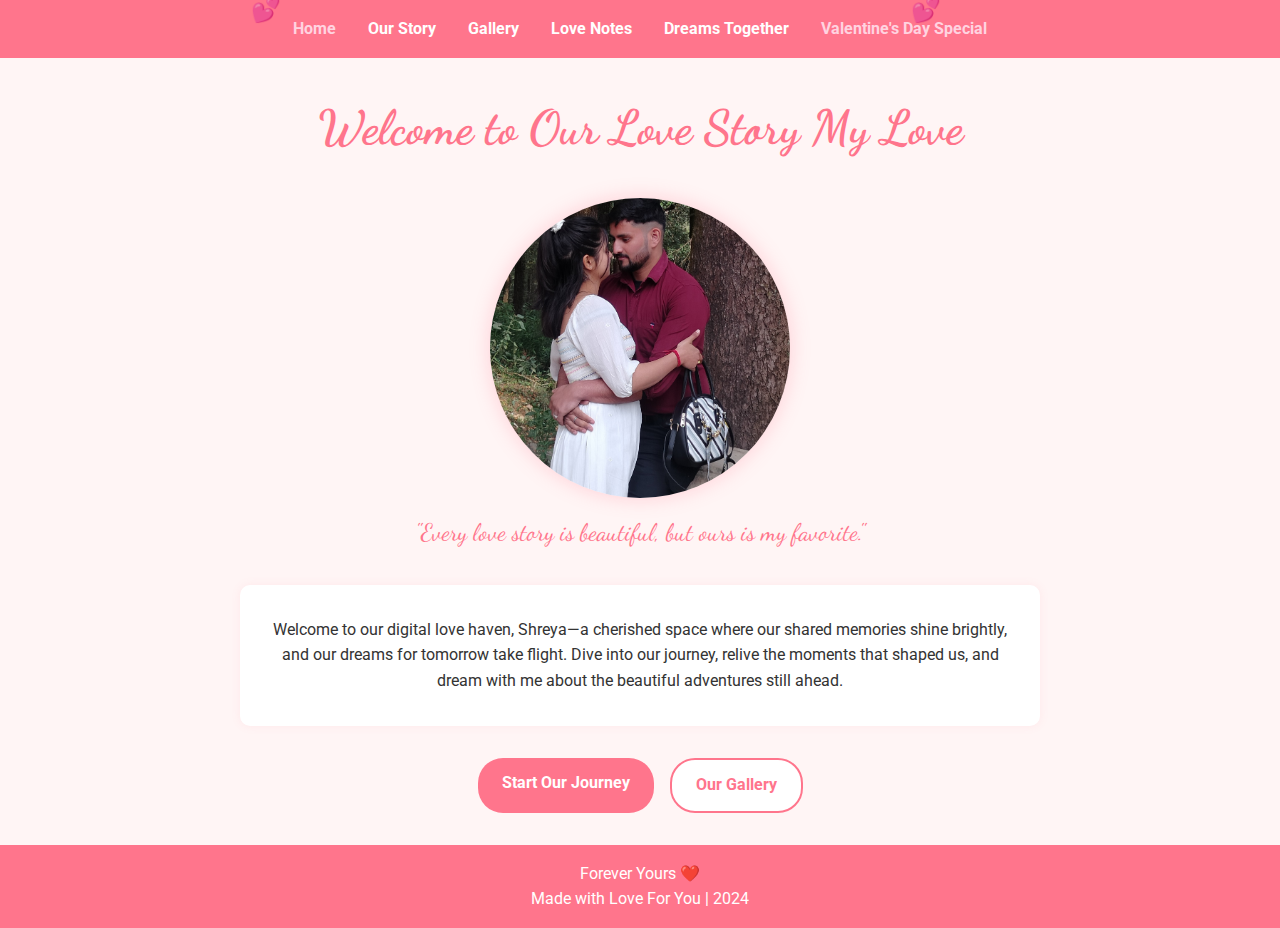
<file: index.html>
<!DOCTYPE html>
<html lang="en">
<head>
    <meta charset="UTF-8">
    <meta name="viewport" content="width=device-width, initial-scale=1.0">
    <title>Our Love Story - Home</title>
    <link rel="stylesheet" href="styles.css">
</head>
<body>
    <header>
        <nav>
            <ul>
                <li><a href="index.html" class="active">Home</a></li>
                <li><a href="our-story.html">Our Story</a></li>
                <li><a href="gallery.html">Gallery</a></li>
                <li><a href="love-notes.html">Love Notes</a></li>
                <li><a href="dreams-together.html">Dreams Together</a></li>
                <li><a href="valentine-day-special.html" class="active">Valentine's Day Special</a></li>
            </ul>
        </nav>
    </header>
    <main>
        <section class="hero">
            <h1>Welcome to Our Love Story 
                My Love
            </h1>
            <div class="hero-image">
                <img src="IMG20240225132449.jpg" alt="Our favorite couple photo" id="couple-photo">
            </div>
            <p class="quote">"Every love story is beautiful, but ours is my favorite."</p>
        </section>
        <section class="welcome-message">
            <p>Welcome to our digital love haven, Shreya—a cherished space where our shared memories shine brightly, and our dreams for tomorrow take flight. Dive into our journey, relive the moments that shaped us, and dream with me about the beautiful adventures still ahead.</p>
        </section>
        <div class="cta-buttons">
            <a href="our-story.html" class="btn primary">Start Our Journey</a>
            <a href="gallery.html" class="btn secondary">Our Gallery</a>
        </div>
    </main>
    <footer>
        <p>Forever Yours ❤️</p>
        <p>Made with Love For You | 2024</p>
    </footer>
    <script src="script.js"></script>
</body>
</html>
</file>
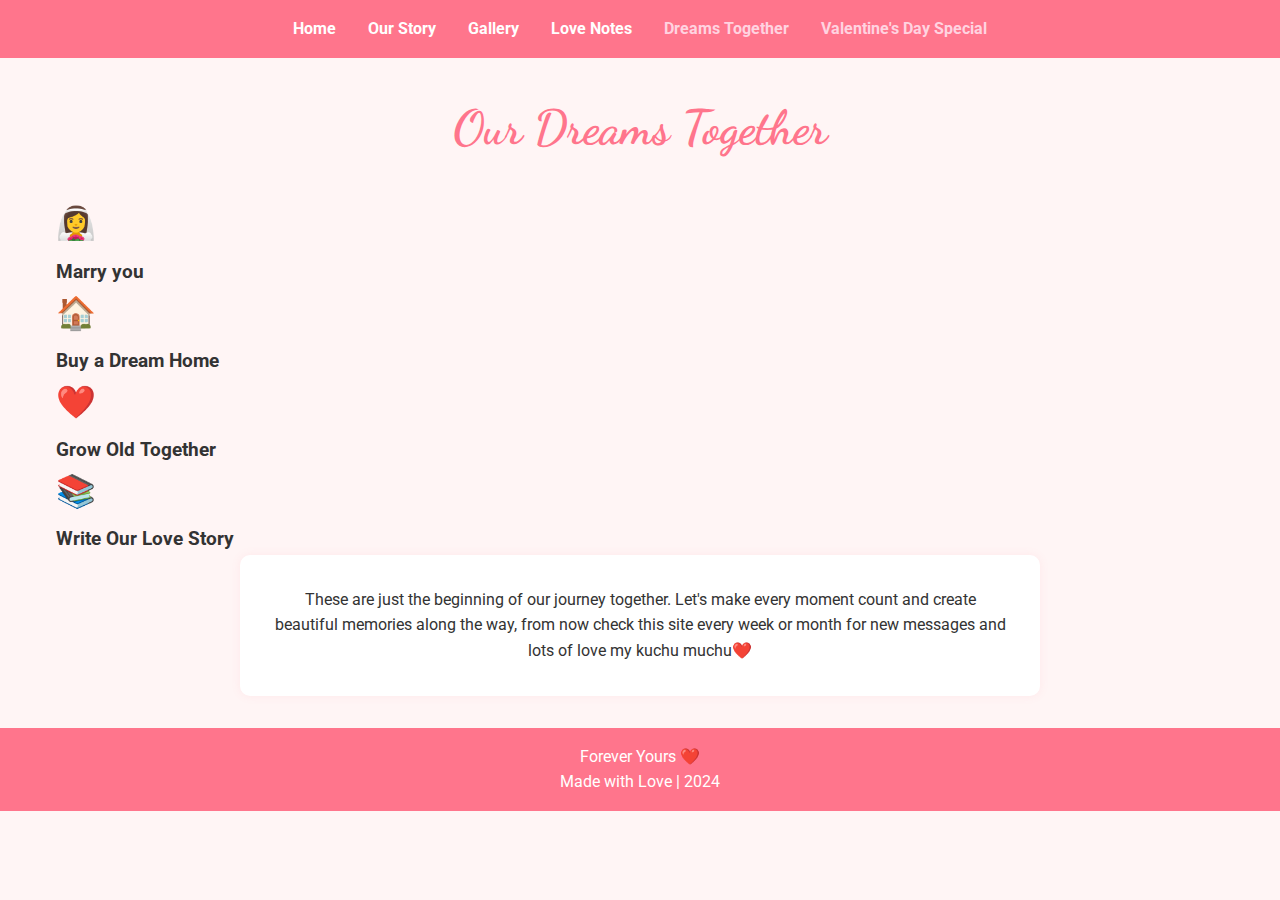
<file: dreams-together.html>
<!DOCTYPE html>
<html lang="en">
<head>
    <meta charset="UTF-8">
    <meta name="viewport" content="width=device-width, initial-scale=1.0">
    <title>Our Love Story - Dreams Together</title>
    <link rel="stylesheet" href="styles.css">
    <script src="https://cdnjs.cloudflare.com/ajax/libs/gsap/3.9.1/gsap.min.js"></script>
</head>
<body>
    <header>
        <nav>
            <ul>
                <li><a href="index.html">Home</a></li>
                <li><a href="our-story.html">Our Story</a></li>
                <li><a href="gallery.html">Gallery</a></li>
                <li><a href="love-notes.html">Love Notes</a></li>
                <li><a href="dreams-together.html" class="active">Dreams Together</a></li>
                <li><a href="valentine-day-special.html" class="active">Valentine's Day Special</a></li>
            </ul>
        </nav>
    </header>
    <main>
        <h1>Our Dreams Together</h1>
        <div class="dreams-container">
            <div class="dream-card" data-description="Let's explore the romantic streets of Paris, share a kiss under the Eiffel Tower, and indulge in delicious French cuisine.">
                <div class="dream-icon">👰‍♀️</div>
                <h3>Marry you </h3>

            </div>
            <div class="dream-card" data-description="We'll find a cozy place to call our own, fill it with love, laughter, and create beautiful memories together.">
                <div class="dream-icon">🏠</div>
                <h3>Buy a Dream Home</h3>

            </div>
            <div class="dream-card" data-description="Hand in hand, we'll face life's adventures, support each other, and cherish every moment as we grow old together.">
                <div class="dream-icon">❤️</div>
                <h3>Grow Old Together</h3>

            </div>
            <div class="dream-card" data-description="We'll document our journey, capturing all the special moments and creating a beautiful story to look back on.">
                <div class="dream-icon">📚</div>
                <h3>Write Our Love Story</h3>

            </div>


        <div class="dream-message">
            <p>These are just the beginning of our journey together. Let's make every moment count and create beautiful memories along the way, from now check this site every week or month for new messages and lots of love my kuchu muchu❤️</p>
        </div>
    </main>
    <footer>
        <p>Forever Yours ❤️</p>
        <p>Made with Love | 2024</p>
    </footer>
    <script src="script.js"></script>
    <script src="heart.js"></script>
</body>
</html>
</file>
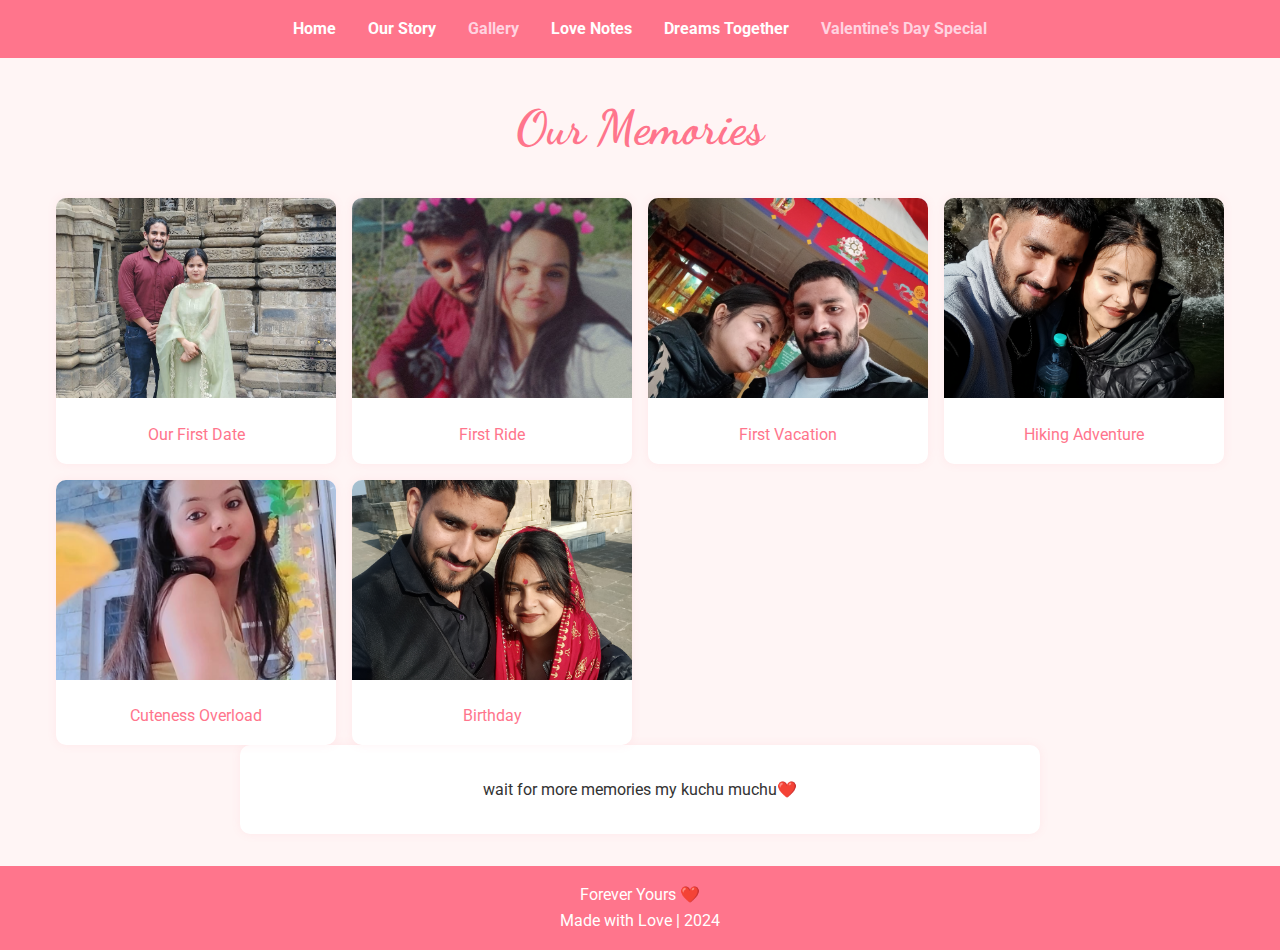
<file: gallery.html>
<!DOCTYPE html>
<html lang="en">
<head>
    <meta charset="UTF-8">
    <meta name="viewport" content="width=device-width, initial-scale=1.0">
    <title>Our Love Story - Gallery</title>
    <link rel="stylesheet" href="styles.css">
</head>
<body>
    <header>
        <nav>
            <ul>
                <li><a href="index.html">Home</a></li>
                <li><a href="our-story.html">Our Story</a></li>
                <li><a href="gallery.html" class="active">Gallery</a></li>
                <li><a href="love-notes.html">Love Notes</a></li>
                <li><a href="dreams-together.html">Dreams Together</a></li>
                <li><a href="valentine-day-special.html" class="active">Valentine's Day Special</a></li>
            </ul>
        </nav>
    </header>
    <main>
        <h1>Our Memories</h1>
        <div class="gallery">
            <div class="gallery-item">
                <img src="IMG-20230703-WA0008.jpg" alt="Our First Date">
                <p>Our First Date</p>
            </div>
            <div class="gallery-item">
                <img src="IMG-20231019-WA0030.jpg" alt="Romantic Dinner">
                <p>First Ride</p>
            </div>
            <div class="gallery-item">
                <img src="IMG20231209172106.jpg" alt="Beach Vacation">
                <p>First Vacation</p>
            </div>
            <div class="gallery-item">
                <img src="IMG20231209123753.jpg" alt="Hiking Adventure">
                <p>Hiking Adventure</p>
            </div>
            <div class="gallery-item">
                <img src="IMG-20231112-WA0022.jpg" alt="Movie Night">
                <p>Cuteness Overload</p>
            </div>
            <div class="gallery-item">
                <img src="IMG20240104144115.jpg" alt="Concert Together">
                <p>Birthday</p>
            </div>
        </div>
        <div class="dream-message">
            <p>wait for more memories my kuchu muchu❤️</p>
        </div>
    </main>
    <footer>
        <p>Forever Yours ❤️</p>
        <p>Made with Love | 2024</p>
    </footer>
    <script src="script.js"></script>
</body>
</html>
</file>
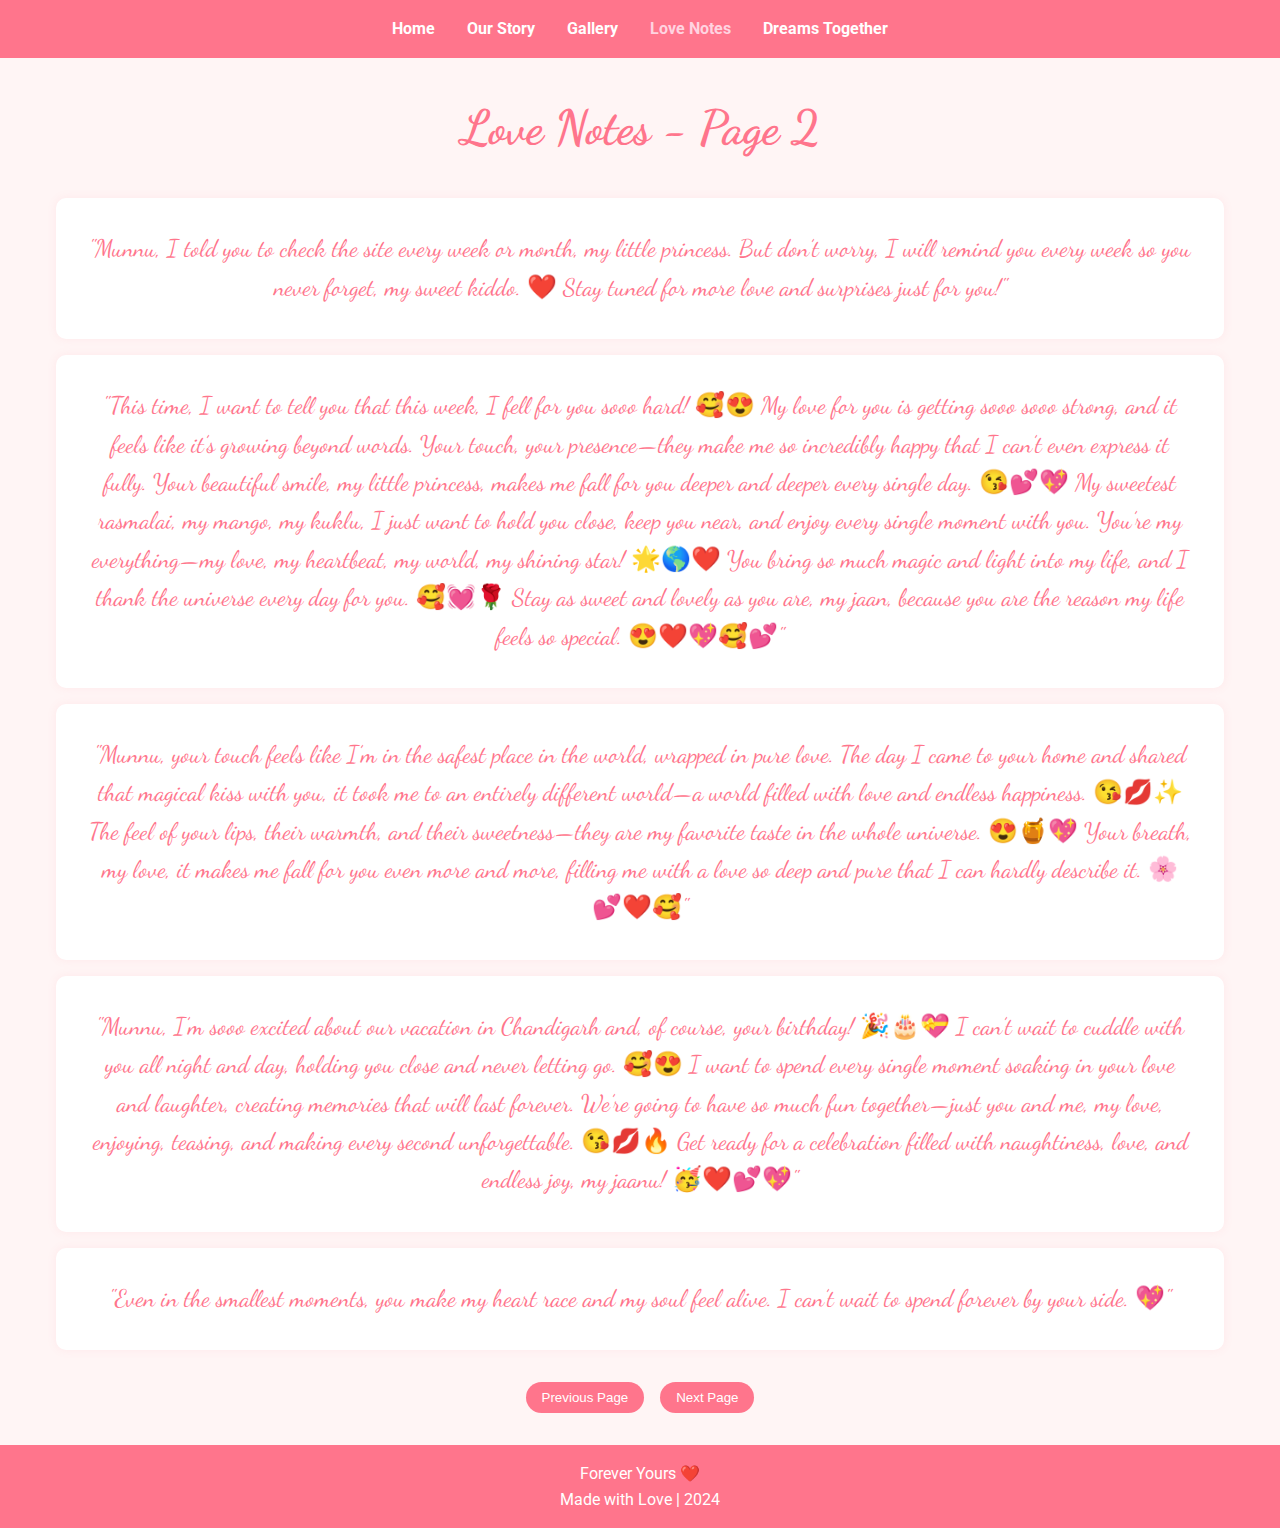
<file: love-note2.html>
<!DOCTYPE html>
<html lang="en">
<head>
    <meta charset="UTF-8">
    <meta name="viewport" content="width=device-width, initial-scale=1.0">
    <title>Our Love Story - Love Notes Continued</title>
    <link rel="stylesheet" href="styles.css">
</head>
<body>
    <header>
        <nav>
            <ul>
                <li><a href="index.html">Home</a></li>
                <li><a href="our-story.html">Our Story</a></li>
                <li><a href="gallery.html">Gallery</a></li>
                <li><a href="love-notes.html" class="active">Love Notes</a></li>
                <li><a href="dreams-together.html">Dreams Together</a></li>
            </ul>
        </nav>
    </header>

    <main>
        <h1>Love Notes - Page 2</h1>
        <div class="love-notes-container">
            <div class="note">
                <p>"Munnu, I told you to check the site every week or month, my little princess. But don’t worry, I will remind you every week so you never forget, my sweet kiddo. ❤️ Stay tuned for more love and surprises just for you!"</p>
            </div>
            <div class="note">
                <p>"This time, I want to tell you that this week, I fell for you sooo hard! 🥰😍 My love for you is getting sooo sooo strong, and it feels like it’s growing beyond words. Your touch, your presence—they make me so incredibly happy that I can’t even express it fully. Your beautiful smile, my little princess, makes me fall for you deeper and deeper every single day. 😘💕💖

                    My sweetest rasmalai, my mango, my kuklu, I just want to hold you close, keep you near, and enjoy every single moment with you. You’re my everything—my love, my heartbeat, my world, my shining star! 🌟🌎❤️ You bring so much magic and light into my life, and I thank the universe every day for you. 🥰💓🌹 Stay as sweet and lovely as you are, my jaan, because you are the reason my life feels so special. 😍❤️💖🥰💕"</p>
            </div>
            <div class="note">
                <p>"Munnu, your touch feels like I’m in the safest place in the world, wrapped in pure love. The day I came to your home and shared that magical kiss with you, it took me to an entirely different world—a world filled with love and endless happiness. 😘💋✨ The feel of your lips, their warmth, and their sweetness—they are my favorite taste in the whole universe. 😍🍯💖 Your breath, my love, it makes me fall for you even more and more, filling me with a love so deep and pure that I can hardly describe it. 🌸💕❤️🥰"</p>
            </div>
            <div class="note">
                <p>"Munnu, I’m sooo excited about our vacation in Chandigarh and, of course, your birthday! 🎉🎂💝 I can’t wait to cuddle with you all night and day, holding you close and never letting go. 🥰😍 I want to spend every single moment soaking in your love and laughter, creating memories that will last forever. We’re going to have so much fun together—just you and me, my love, enjoying, teasing, and making every second unforgettable. 😘💋🔥 Get ready for a celebration filled with naughtiness, love, and endless joy, my jaanu! 🥳❤️💕💖"</p>
            </div>
            <div class="note">
                <p>"Even in the smallest moments, you make my heart race and my soul feel alive. I can’t wait to spend forever by your side. 💖"</p>
            </div>
        </div>

        <div class="note-navigation">
            <button onclick="location.href='love-notes.html'">Previous Page</button>
            <button onclick="location.href='love-note3.html'">Next Page</button>
        </div>
    </main>

    <footer>
        <p>Forever Yours ❤️</p>
        <p>Made with Love | 2024</p>
    </footer>
</body>
</html>
</file>
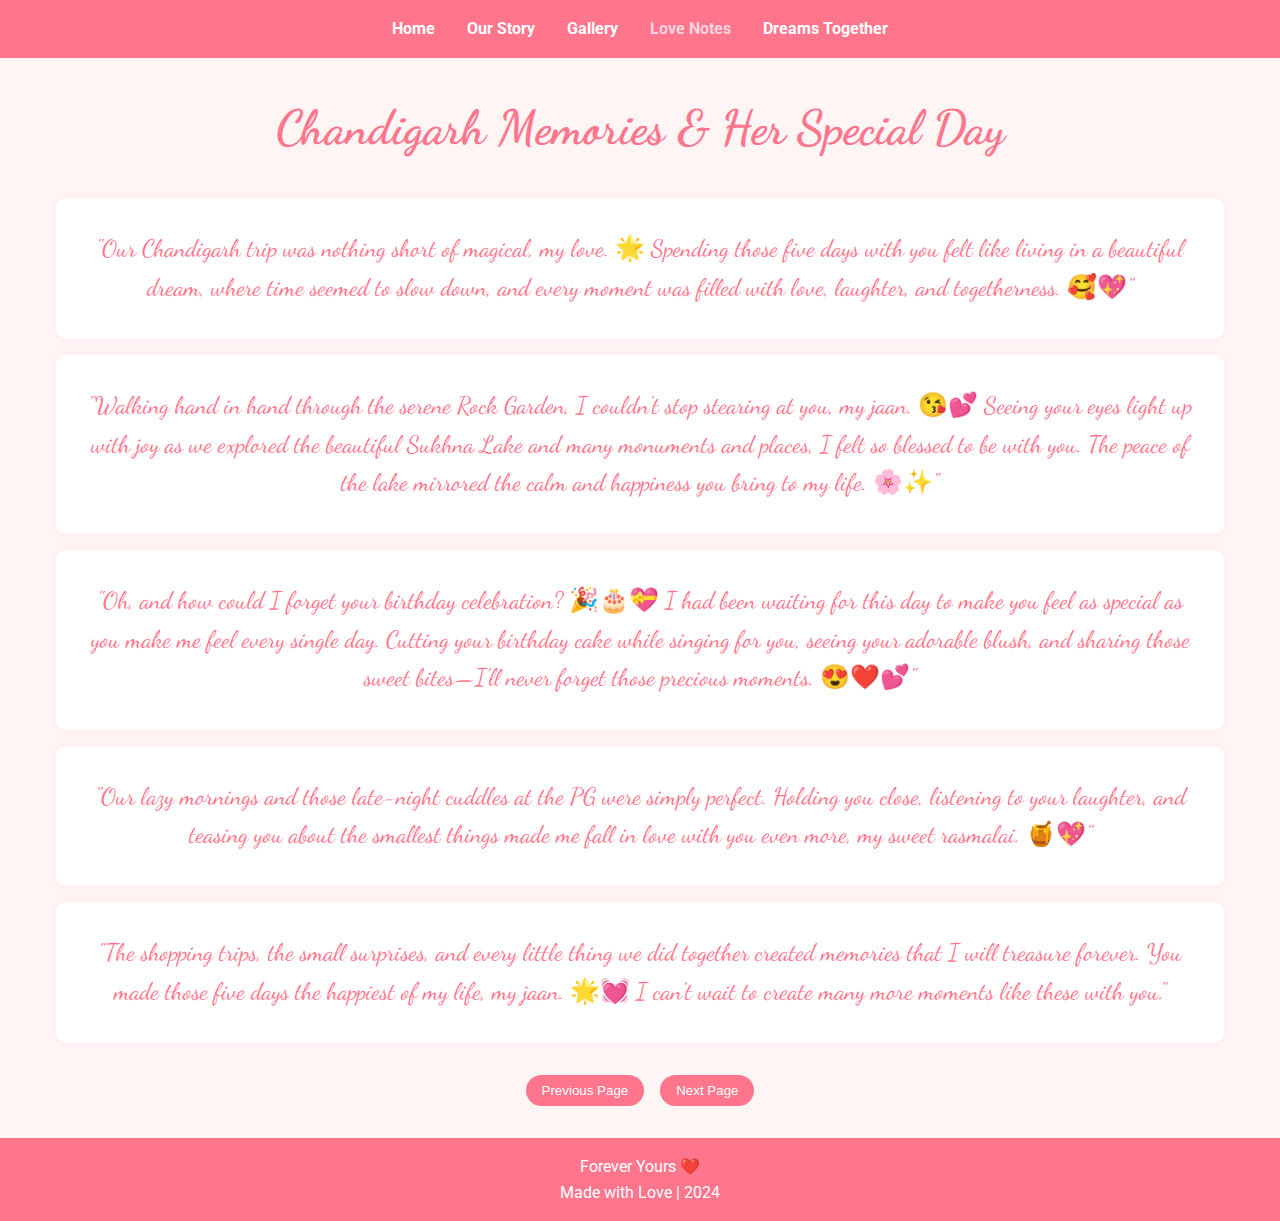
<file: love-note3.html>
<!DOCTYPE html>
<html lang="en">
<head>
    <meta charset="UTF-8">
    <meta name="viewport" content="width=device-width, initial-scale=1.0">
    <title>Our Love Story - Chandigarh Memories</title>
    <link rel="stylesheet" href="styles.css">
</head>
<body>
    <header>
        <nav>
            <ul>
                <li><a href="index.html">Home</a></li>
                <li><a href="our-story.html">Our Story</a></li>
                <li><a href="gallery.html">Gallery</a></li>
                <li><a href="love-notes.html" class="active">Love Notes</a></li>
                <li><a href="dreams-together.html">Dreams Together</a></li>
            </ul>
        </nav>
    </header>

    <main>
        <h1>Chandigarh Memories & Her Special Day</h1>
        <div class="love-notes-container">
            <div class="note">
                <p>"Our Chandigarh trip was nothing short of magical, my love. 🌟 Spending those five days with you felt like living in a beautiful dream, where time seemed to slow down, and every moment was filled with love, laughter, and togetherness. 🥰💖"</p>
            </div>
            <div class="note">
                <p>"Walking hand in hand through the serene Rock Garden, I couldn't stop stearing at you, my jaan. 😘💕 Seeing your eyes light up with joy as we explored the beautiful Sukhna Lake and many monuments and places, I felt so blessed to be with you. The peace of the lake mirrored the calm and happiness you bring to my life. 🌸✨"</p>
            </div>
            <div class="note">
                <p>"Oh, and how could I forget your birthday celebration? 🎉🎂💝 I had been waiting for this day to make you feel as special as you make me feel every single day. Cutting your birthday cake while singing for you, seeing your adorable blush, and sharing those sweet bites—I’ll never forget those precious moments. 😍❤️💕"</p>
            </div>
            <div class="note">
                <p>"Our lazy mornings and those late-night cuddles at the PG were simply perfect. Holding you close, listening to your laughter, and teasing you about the smallest things made me fall in love with you even more, my sweet rasmalai. 🍯💖"</p>
            </div>
            <div class="note">
                <p>"The shopping trips, the small surprises, and every little thing we did together created memories that I will treasure forever. You made those five days the happiest of my life, my jaan. 🌟💓 I can’t wait to create many more moments like these with you."</p>
            </div>
        </div>

        <div class="note-navigation">
            <button onclick="location.href='love-note2.html'">Previous Page</button>
            <button onclick="location.href='love-notes-page4.html'">Next Page</button>
        </div>
    </main>

    <footer>
        <p>Forever Yours ❤️</p>
        <p>Made with Love | 2024</p>
    </footer>
</body>
</html>
</file>
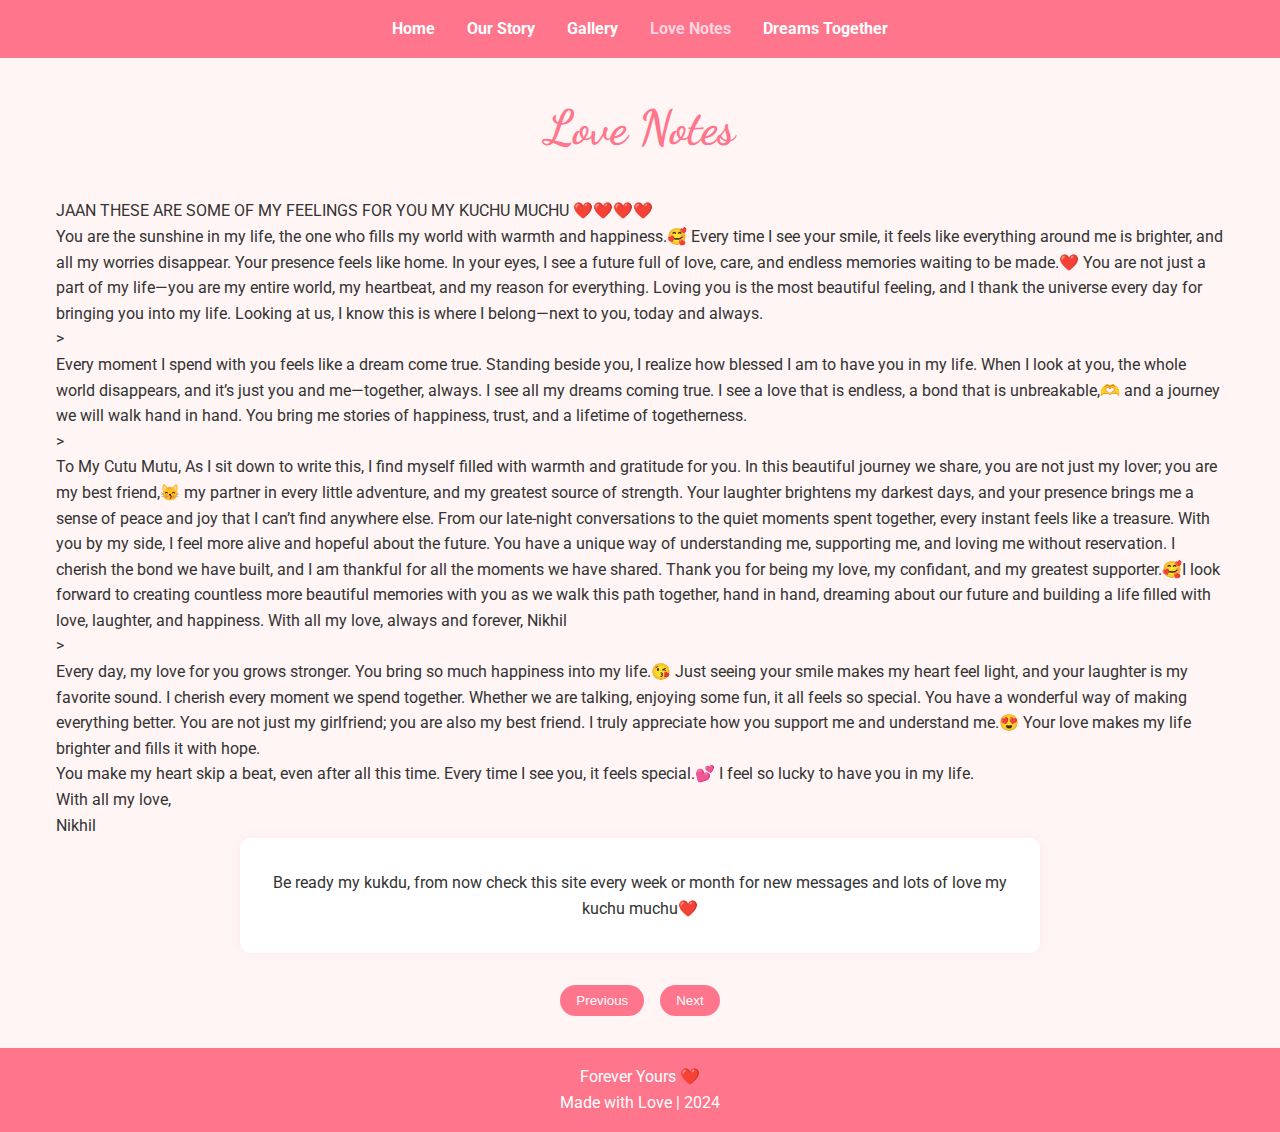
<file: love-notes.html>
<!DOCTYPE html>
<html lang="en">
<head>
    <meta charset="UTF-8">
    <meta name="viewport" content="width=device-width, initial-scale=1.0">
    <title>Our Love Story - Love Notes</title>
    <link rel="stylesheet" href="styles.css">
    <script src="https://cdnjs.cloudflare.com/ajax/libs/gsap/3.9.1/gsap.min.js"></script>
</head>
<body>
    <header>
        <nav>
            <ul>
                <li><a href="index.html">Home</a></li>
                <li><a href="our-story.html">Our Story</a></li>
                <li><a href="gallery.html">Gallery</a></li>
                <li><a href="love-notes.html" class="active">Love Notes</a></li>
                <li><a href="dreams-together.html">Dreams Together</a></li>
            </ul>
        </nav>
    </header>
    <main>
        <h1>Love Notes</h1>
        <div class="love-notes-container">
            <div class="polaroid-container">
                <div class="polaroid active" data-note="Your smile brightens my darkest days.">
JAAN THESE ARE SOME OF MY FEELINGS FOR YOU MY KUCHU MUCHU ❤️❤️❤️❤️
 
 
                    <p class="polaroid-text">You are the sunshine in my life, the one who fills my world with warmth and happiness.🥰 Every time I see your smile, it feels like everything around me is brighter, and all my worries disappear.

                        Your presence feels like home. In your eyes, I see a future full of love, care, and endless memories waiting to be made.❤️ You are not just a part of my life—you are my entire world, my heartbeat, and my reason for everything.
                        
                        Loving you is the most beautiful feeling, and I thank the universe every day for bringing you into my life.
                        Looking at us, I know this is where I belong—next to you, today and always.</p>
                </div>
                <div class="polaroid" data-note="Every moment with you feels like a dream come true.">
>
                    <p class="polaroid-text">Every moment I spend with you feels like a dream come true. Standing beside you, I realize how blessed I am to have you in my life. When I look at you, the whole world disappears, and it’s just you and me—together, always.

                        I see all my dreams coming true. I see a love that is endless, a bond that is unbreakable,🫶 and a journey we will walk hand in hand. You bring me stories of happiness, trust, and a lifetime of togetherness.</p>
                </div>
                <div class="polaroid" data-note="You're not just my lover, but my best friend too.">
>
                    <p class="polaroid-text">To My Cutu Mutu,

                        As I sit down to write this, I find myself filled with warmth and gratitude for you. In this beautiful journey we share, you are not just my lover; you are my best friend,😽 my partner in every little adventure, and my greatest source of strength. Your laughter brightens my darkest days, and your presence brings me a sense of peace and joy that I can’t find anywhere else.
                        
                        From our late-night conversations to the quiet moments spent together, every instant feels like a treasure. With you by my side, I feel more alive and hopeful about the future. You have a unique way of understanding me, supporting me, and loving me without reservation. I cherish the bond we have built, and I am thankful for all the moments we have shared.
                        
                        Thank you for being my love, my confidant, and my greatest supporter.🥰I look forward to creating countless more beautiful memories with you as we walk this path together, hand in hand, dreaming about our future and building a life filled with love, laughter, and happiness.
                        
                        With all my love, always and forever,
                        
                        Nikhil</p>
                </div>
                <div class="polaroid" data-note="I fall in love with you more and more each day.">
>
                    <p class="polaroid-text">Every day, my love for you grows stronger. You bring so much happiness into my life.😘 Just seeing your smile makes my heart feel light, and your laughter is my favorite sound.

                        I cherish every moment we spend together. Whether we are talking, enjoying some fun, it all feels so special. You have a wonderful way of making everything better.
                        
                        You are not just my girlfriend; you are also my best friend. I truly appreciate how you support me and understand me.😍 Your love makes my life brighter and fills it with hope.</p>
                </div>
                <div class="polaroid" data-note="You make my heart skip a beat, even after all this time.">
                    <p class="polaroid-text">You make my heart skip a beat, even after all this time. Every time I see you, it feels special.💕

                        I feel so lucky to have you in my life.</p>
                       
                </div>
            </div>
            <div class="love-note-display">
                <p id="currentNote">With all my love,</p>
            </div>
            <div class="love-notedisplay">
                <p id="currentNote">Nikhil</p>
            </div>
            <div class="dream-message">
                <p>Be ready my kukdu, from now check this site every week or month for new messages and lots of love my kuchu muchu❤️</p>
            </div>
        </div>
        <div class="note-navigation">
            <button id="prevNote">Previous</button>
            <button onclick="location.href='love-note2.html'">Next</button>
        </div>
    </main>
    <footer>
        <p>Forever Yours ❤️</p>
        <p>Made with Love | 2024</p>
    </footer>
    <script src="script.js"></script>
</body>
</html>
</file>
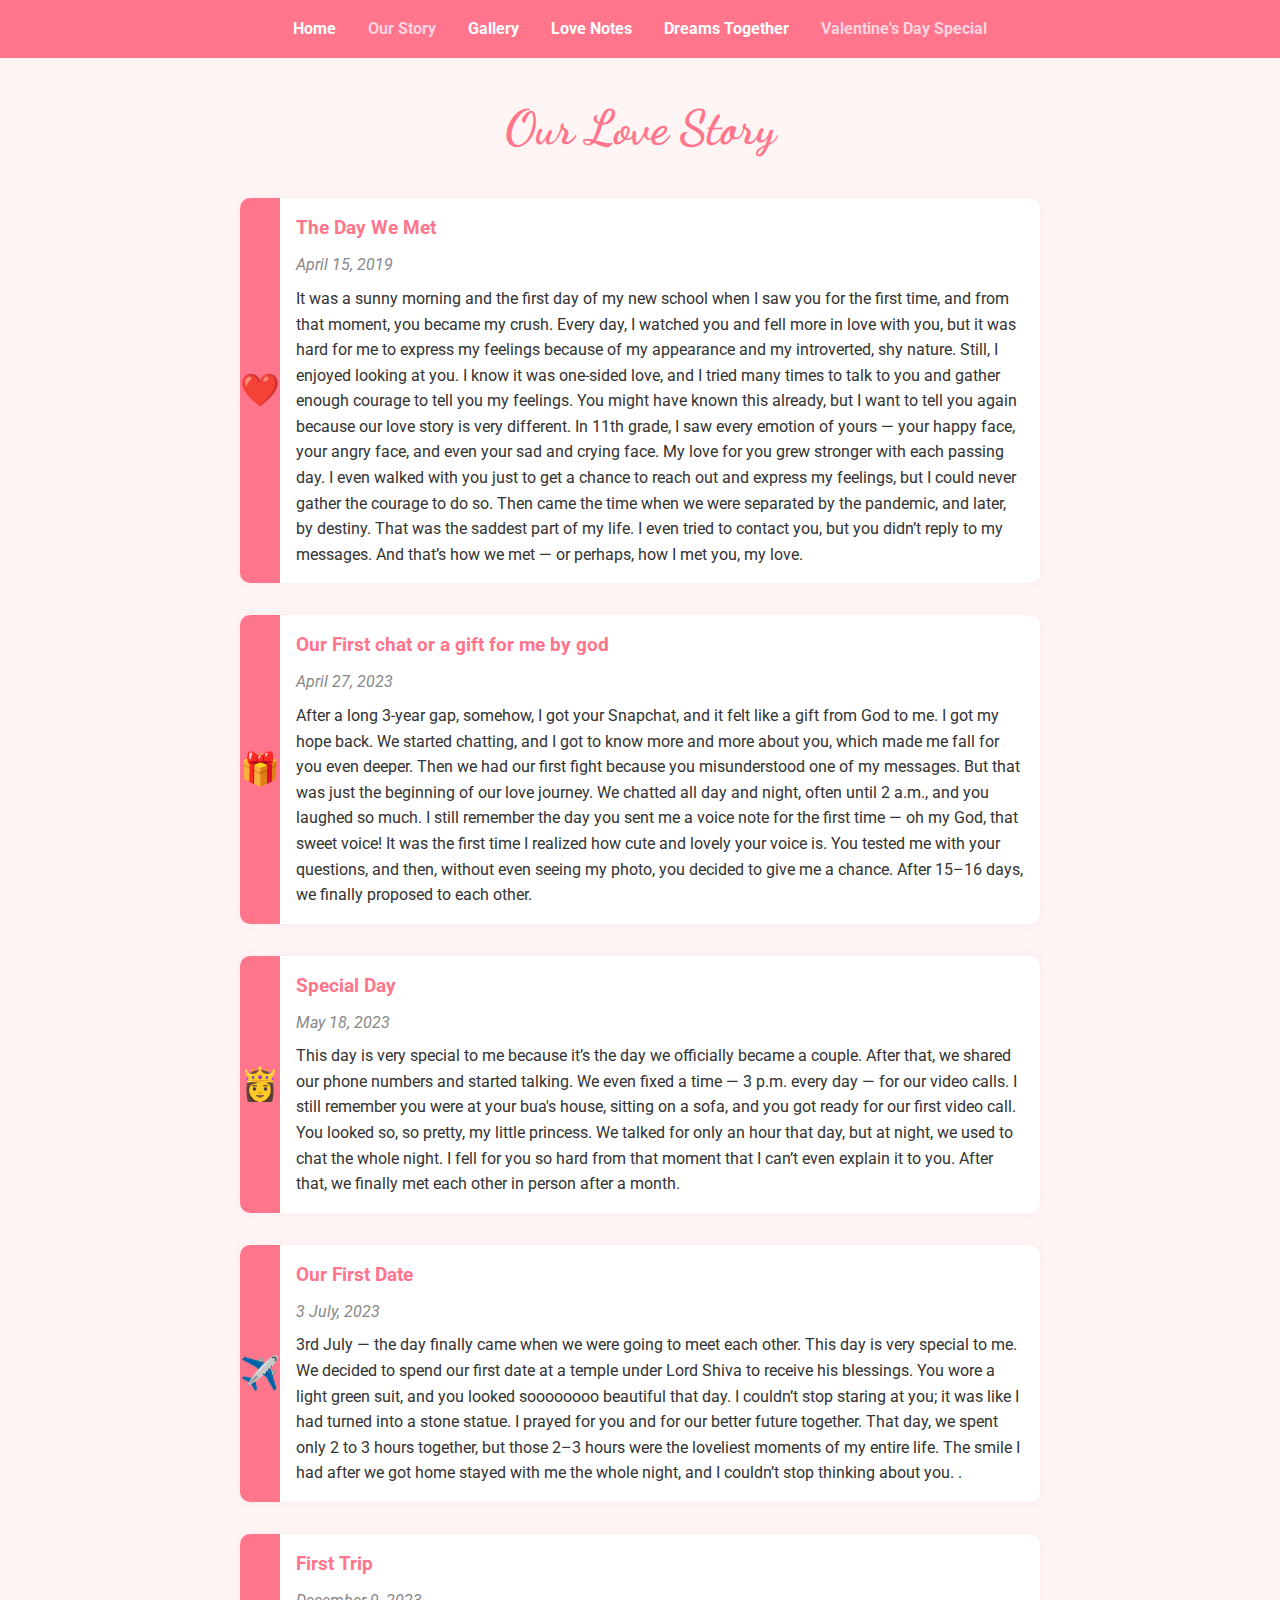
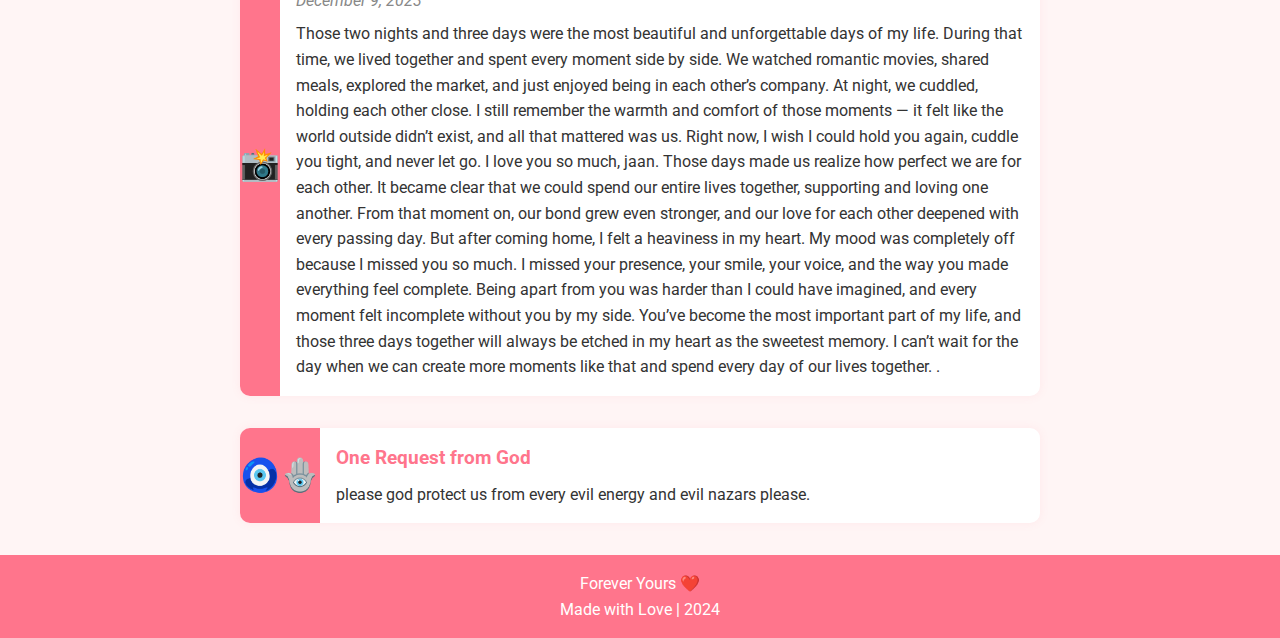
<file: our-story.html>
<!DOCTYPE html>
<html lang="en">
<head>
    <meta charset="UTF-8">
    <meta name="viewport" content="width=device-width, initial-scale=1.0">
    <title>Our Love Story - Our Story</title>
    <link rel="stylesheet" href="styles.css">
</head>
<body>
    <header>
        <nav>
            <ul>
                <li><a href="index.html">Home</a></li>
                <li><a href="our-story.html" class="active">Our Story</a></li>
                <li><a href="gallery.html">Gallery</a></li>
                <li><a href="love-notes.html">Love Notes</a></li>
                <li><a href="dreams-together.html">Dreams Together</a></li>
                <li><a href="valentine-day-special.html" class="active">Valentine's Day Special</a></li>
            </ul>
        </nav>
    </header>
    <main>
        <h1>Our Love Story</h1>
        <div class="timeline">
            <div class="event">
                <div class="event-icon">❤️</div>
                <div class="event-content">
                    <h3>The Day We Met</h3>
                    <p class="date">April 15, 2019</p>
                    <p>It was a sunny morning and the first day of my new school when I saw you for the first time, and from that moment, you became my crush. Every day, I watched you and fell more in love with you, but it was hard for me to express my feelings because of my appearance and my introverted, shy nature. Still, I enjoyed looking at you.

                        I know it was one-sided love, and I tried many times to talk to you and gather enough courage to tell you my feelings. You might have known this already, but I want to tell you again because our love story is very different. In 11th grade, I saw every emotion of yours — your happy face, your angry face, and even your sad and crying face. My love for you grew stronger with each passing day. I even walked with you just to get a chance to reach out and express my feelings, but I could never gather the courage to do so.
                        
                        Then came the time when we were separated by the pandemic, and later, by destiny. That was the saddest part of my life. I even tried to contact you, but you didn’t reply to my messages. And that’s how we met — or perhaps, how I met you, my love.
                        
                         </p>
                </div>
            </div>
            <div class="event">
                <div class="event-icon">🎁</div>
                <div class="event-content">
                    <h3>Our First chat or a gift for me by god </h3>
                    <p class="date">April 27, 2023</p>
                    <p>After a long 3-year gap, somehow, I got your Snapchat, and it felt like a gift from God to me. I got my hope back.
                        We started chatting, and I got to know more and more about you, which made me fall for you even deeper. Then we had our first fight because you misunderstood one of my messages. But that was just the beginning of our love journey.
                        
                        We chatted all day and night, often until 2 a.m., and you laughed so much. I still remember the day you sent me a voice note for the first time — oh my God, that sweet voice! It was the first time I realized how cute and lovely your voice is.
                        
                        You tested me with your questions, and then, without even seeing my photo, you decided to give me a chance. After 15–16 days, we finally proposed to each other.
                    </p>
                </div>
            </div>
            <div class="event">
                <div class="event-icon">👸</div>
                <div class="event-content">
                    <h3>Special Day </h3>
                    <p class="date">May 18, 2023</p>
                    <p> This day is very special to me because it’s the day we officially became a couple. After that, we shared our phone numbers and started talking. We even fixed a time — 3 p.m. every day — for our video calls.

                        I still remember you were at your bua's house, sitting on a sofa, and you got ready for our first video call. You looked so, so pretty, my little princess. We talked for only an hour that day, but at night, we used to chat the whole night. I fell for you so hard from that moment that I can’t even explain it to you.
                        
                        After that, we finally met each other in person after a month.
                    </p>
                </div>
            </div>
            <div class="event">
                <div class="event-icon">✈️</div>
                <div class="event-content">
                    <h3>Our First Date </h3>
                    <p class="date">3 July, 2023</p>
                    <P>3rd July — the day finally came when we were going to meet each other. This day is very special to me. We decided to spend our first date at a temple under Lord Shiva to receive his blessings.
                        You wore a light green suit, and you looked soooooooo beautiful that day. I couldn’t stop staring at you; it was like I had turned into a stone statue. I prayed for you and for our better future together.
                        
                        That day, we spent only 2 to 3 hours together, but those 2–3 hours were the loveliest moments of my entire life. The smile I had after we got home stayed with me the whole night, and I couldn’t stop thinking about you.
                     
                         .</p>
                </div>
            </div>
            <div class="event">
                <div class="event-icon">📸</div>
                <div class="event-content">
                    <h3>First Trip </h3>
                    <p class="date">December 9, 2023</p>
                    <p>Those two nights and three days were the most beautiful and unforgettable days of my life. During that time, we lived together and spent every moment side by side. We watched romantic movies, shared meals, explored the market, and just enjoyed being in each other’s company.

                        At night, we cuddled, holding each other close. I still remember the warmth and comfort of those moments — it felt like the world outside didn’t exist, and all that mattered was us. Right now, I wish I could hold you again, cuddle you tight, and never let go. I love you so much, jaan.
                        
                        Those days made us realize how perfect we are for each other. It became clear that we could spend our entire lives together, supporting and loving one another. From that moment on, our bond grew even stronger, and our love for each other deepened with every passing day.
                        
                        But after coming home, I felt a heaviness in my heart. My mood was completely off because I missed you so much. I missed your presence, your smile, your voice, and the way you made everything feel complete. Being apart from you was harder than I could have imagined, and every moment felt incomplete without you by my side.
                        
                        You’ve become the most important part of my life, and those three days together will always be etched in my heart as the sweetest memory. I can’t wait for the day when we can create more moments like that and spend every day of our lives together. .</p>
                </div>
            </div>
            <div class="event">
                <div class="event-icon">🧿🪬</div>
                <div class="event-content">
                    <h3>One Request from God </h3>
                    <p class="date"></p>
                    <P> please god protect us from every evil energy and evil nazars please.</p>
                </div>
        </div>
    </main>
    <footer>
        <p>Forever Yours ❤️</p>
        <p>Made with Love | 2024</p>
    </footer>
    <script src="script.js"></script>
</body>
</html>
</file>
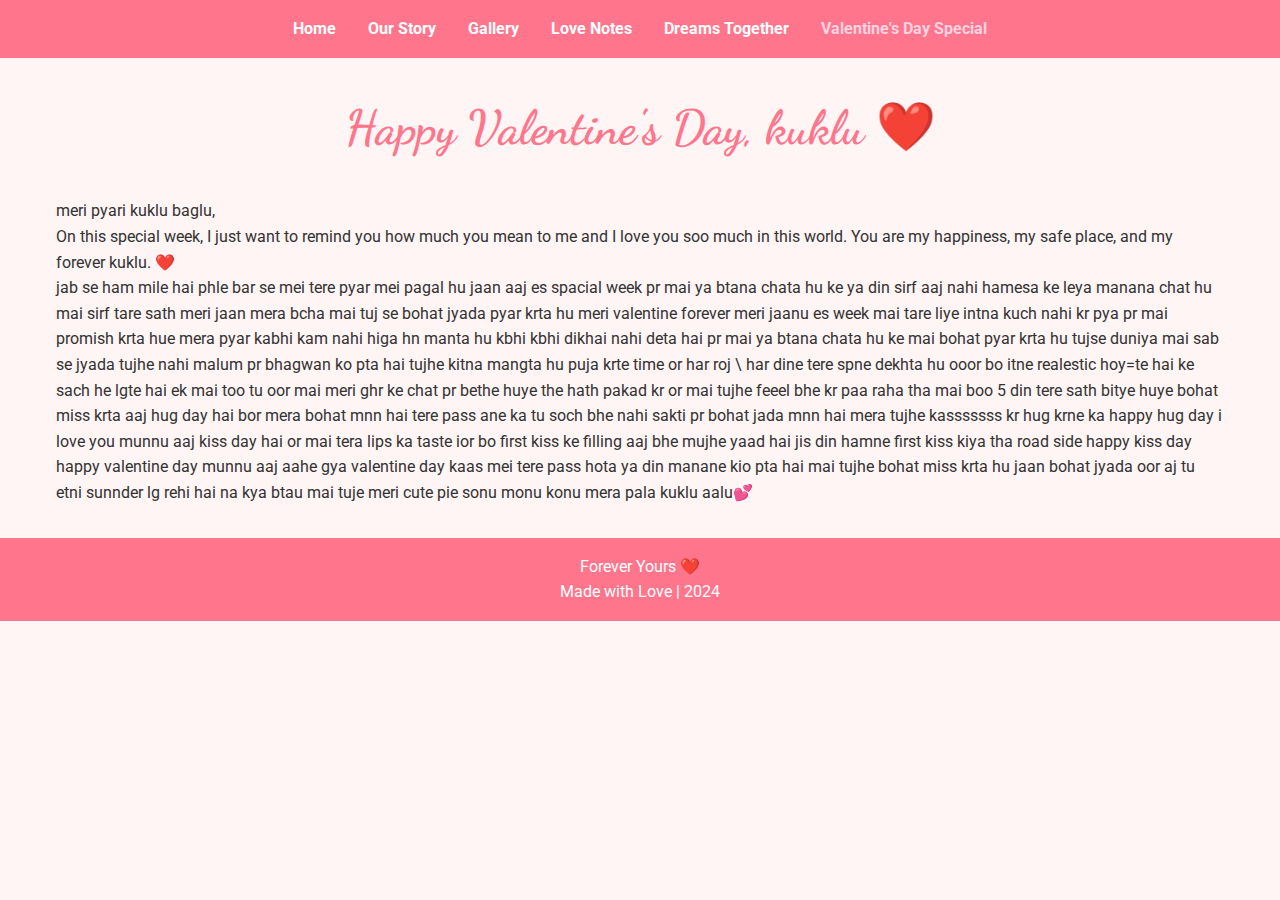
<file: valentine-day-special.html>
<!DOCTYPE html>
<html lang="en">
<head>
    <meta charset="UTF-8">
    <meta name="viewport" content="width=device-width, initial-scale=1.0">
    <title>Valentine's Day Special</title>
    <link rel="stylesheet" href="styles.css">
</head>
<body>
    <header>
        <nav>
            <ul>
                <li><a href="index.html">Home</a></li>
                <li><a href="our-story.html">Our Story</a></li>
                <li><a href="gallery.html">Gallery</a></li>
                <li><a href="love-notes.html">Love Notes</a></li>
                <li><a href="dreams-together.html">Dreams Together</a></li>
                <li><a href="valentine-day-special.html" class="active">Valentine's Day Special</a></li>
            </ul>
        </nav>
    </header>
    
    <main>
        <h1>Happy Valentine's Day, kuklu ❤️</h1>
        <div class="valentine-message">
            <p>meri pyari kuklu baglu,</p>
            <p>On this special week, I just want to remind you how much you mean to me and I love you soo much in this world. You are my happiness, my safe place, and my forever kuklu. ❤️</p>
            <p>jab se ham mile hai phle bar se mei tere pyar mei pagal hu jaan aaj es spacial week pr mai ya btana chata hu ke ya din sirf aaj nahi hamesa ke leya manana chat hu mai sirf tare sath meri jaan mera bcha mai tuj se bohat jyada pyar krta hu meri valentine forever meri jaanu es week mai tare liye intna kuch nahi kr pya pr mai promish krta hue mera pyar kabhi kam nahi higa hn manta hu kbhi kbhi dikhai nahi deta hai  pr mai ya btana chata hu ke mai bohat pyar krta hu tujse  duniya mai sab se jyada tujhe nahi malum pr bhagwan ko pta hai tujhe kitna mangta hu puja krte time or har roj \
                har dine  tere spne dekhta hu ooor bo itne realestic hoy=te hai ke sach he lgte hai ek mai too tu oor mai meri ghr ke chat pr bethe huye the hath pakad kr or mai tujhe feeel bhe kr paa raha tha mai boo 5 din tere sath bitye huye bohat miss krta 
                aaj hug day hai bor mera bohat mnn hai tere pass ane ka tu soch bhe nahi sakti pr bohat jada mnn hai mera tujhe kasssssss kr hug krne ka  happy hug day 
                i love you munnu  aaj  kiss day hai or mai tera lips ka taste ior bo first kiss ke filling aaj bhe mujhe yaad hai jis din hamne first kiss kiya tha road side happy kiss day
                happy valentine day munnu aaj aahe gya valentine day kaas mei tere pass hota ya din manane kio pta hai mai tujhe bohat miss krta hu jaan bohat jyada oor aj tu etni sunnder lg rehi hai na kya btau mai tuje meri cute pie sonu monu konu 
                mera pala kuklu
                aalu💕</p>
        </div>
        

        


    </main>
    
    <footer>
        <p>Forever Yours ❤️</p>
        <p>Made with Love | 2024</p>
    </footer>
</body>
</html>
</file>
<file: styles.css>
@import url('https://fonts.googleapis.com/css2?family=Dancing+Script&family=Roboto:wght@300;400;700&display=swap');

* {
    box-sizing: border-box;
    margin: 0;
    padding: 0;
}

body {
    font-family: 'Roboto', sans-serif;
    line-height: 1.6;
    color: #333;
    background-color: #fff5f5;
}

header {
    background-color: #ff758c;
    padding: 1rem;
}

nav {
    display: flex;
    justify-content: center; /* Center nav items */
    align-items: center; /* Center items vertically */
}

nav ul {
    list-style-type: none;
    display: flex;
    flex-wrap: wrap; /* Allow items to wrap */
    justify-content: center; /* Center items */
    padding: 0; /* Remove default padding */
}

nav ul li {
    margin: 0 1rem;
}

nav ul li a {
    color: white;
    text-decoration: none;
    font-weight: bold;
    transition: color 0.3s ease;
}

nav ul li a:hover,
nav ul li a.active {
    color: #ffd3e0;
}

main {
    max-width: 1200px;
    margin: 2rem auto;
    padding: 0 1rem;
}

h1 {
    font-family: 'Dancing Script', cursive;
    font-size: 3rem;
    color: #ff758c;
    text-align: center;
    margin-bottom: 2rem;
}

.hero {
    text-align: center;
    margin-bottom: 2rem;
}

.hero-image {
    width: 300px;
    height: 300px;
    margin: 0 auto;
    border-radius: 50%;
    overflow: hidden;
    box-shadow: 0 0 20px rgba(255, 117, 140, 0.3);
}

.hero-image img {
    width: 100%;
    height: 100%;
    object-fit: cover;
}

.quote {
    font-family: 'Dancing Script', cursive;
    font-size: 1.5rem;
    color: #ff758c;
    margin-top: 1rem;
}

.welcome-message {
    text-align: center;
    max-width: 800px;
    margin: 0 auto 2rem;
    background-color: white;
    padding: 2rem;
    border-radius: 10px;
    box-shadow: 0 0 10px rgba(255, 117, 140, 0.1);
}

.cta-buttons {
    display: flex;
    justify-content: center;
    gap: 1rem;
}

.btn {
    display: inline-block;
    padding: 0.8rem 1.5rem;
    border-radius: 25px;
    text-decoration: none;
    font-weight: bold;
    transition: background-color 0.3s ease, transform 0.2s ease;
}

.btn:hover {
    transform: translateY(-2px);
}

.btn.primary {
    background-color: #ff758c;
    color: white;
}

.btn.primary:hover {
    background-color: #ff4d6d;
}

.btn.secondary {
    background-color: white;
    color: #ff758c;
    border: 2px solid #ff758c;
}

.btn.secondary:hover {
    background-color: #fff5f5;
}

.timeline {
    max-width: 800px;
    margin: 0 auto;
}

.event {
    display: flex;
    margin-bottom: 2rem;
    background-color: white;
    border-radius: 10px;
    box-shadow: 0 0 10px rgba(255, 117, 140, 0.1);
    overflow: hidden;
}

.event-icon {
    display: flex;
    align-items: center;
    justify-content: center;
    width: 80px;
    background-color: #ff758c;
    color: white;
    font-size: 2rem;
}

.event-content {
    padding: 1rem;
}

.event-content h3 {
    color: #ff758c;
    margin-bottom: 0.5rem;
}

.event-content .date {
    font-style: italic;
    color: #888;
    margin-bottom: 0.5rem;
}

.gallery {
    display: grid;
    grid-template-columns: repeat(auto-fit, minmax(250px, 1fr));
    gap: 1rem;
}

.gallery-item {
    background-color: white;
    border-radius: 10px;
    overflow: hidden;
    box-shadow: 0 0 10px rgba(255, 117, 140, 0.1);
    transition: transform 0.3s ease;
    cursor: pointer;
}

.gallery-item:hover {
    transform: translateY(-5px);
}

.gallery-item img {
    width: 100%;
    height: 200px;
    object-fit: cover;
}

.gallery-item p {
    padding: 1rem;
    text-align: center;
    color: #ff758c;
}

.love-notes {
    max-width: 600px;
    margin: 0 auto;
}

.note {
    background-color: white;
    border-radius: 10px;
    padding: 2rem;
    margin-bottom: 1rem;
    box-shadow: 0 0 10px rgba(255, 117, 140, 0.1);
    text-align: center;
    font-family: 'Dancing Script', cursive;
    font-size: 1.5rem;
    color: #ff758c;
}

.note-navigation {
    display: flex;
    justify-content: center;
    gap: 1rem;
    margin-top: 2rem;
}

.note-navigation button {
    padding: 0.5rem 1rem;
    background-color: #ff758c;
    color: white;
    border: none;
    border-radius: 25px;
    cursor: pointer;
    transition: background-color 0.3s ease;
}

.note-navigation button:hover {
    background-color: #ff4d6d;
}

.dreams {
    display: grid;
    grid-template-columns: repeat(auto-fit, minmax(200px, 1fr));
    gap: 1rem;
    margin-bottom: 2rem;
}

.dream {
    background-color: white;
    border-radius: 10px;
    padding: 1rem;
    text-align: center;
    box-shadow: 0 0 10px rgba(255, 117, 140, 0.1);
    transition: transform 0.3s ease;
}

.dream:hover {
    transform: translateY(-5px);
}

.dream-icon {
    font-size: 2rem;
    margin-bottom: 0.5rem;
}

.dream-message {
    text-align: center;
    max-width: 800px;
    margin: 0 auto;
    background-color: white;
    padding: 2rem;
    border-radius: 10px;
    box-shadow: 0 0 10px rgba(255, 117, 140, 0.1);
}

footer {
    background-color: #ff758c;
    color: white;
    text-align: center;
    padding: 1rem;
    margin-top: 2rem;
}

/* Modal styles */
.modal {
    display: flex;
    position: fixed;
    z-index: 1000;
    left: 0;
    top: 0;
    width: 100%;
    height: 100%;
    background-color: rgba(0,0,0,0.9);
    align-items: center;
    justify-content: center;
}

.modal-content {
    max-width: 90%;
    max-height: 90%;
}

.modal-content img {
    width: 100%;
    height: 100%;
    object-fit: contain;
}

.close {
    color: #fff;
    font-size: 35px;
    font-weight: bold;
    position: absolute;
    right: 20px;
    top: 10px;
    cursor: pointer;
}

/* Heart animation */
.heart {
    position: fixed;
    font-size: 1.5rem;
    top: -1vh;
    transform: translateY(0);
    animation: fall linear forwards;
}

@keyframes fall {
    to {
        transform: translateY(105vh);
    }
}

/* Media Queries for Responsiveness */
@media (max-width: 768px) {
    header {
        padding: 0.5rem; /* Adjust padding for smaller screens */
    }

    nav ul {
        flex-direction: column; /* Stack navigation items */
        align-items: center; /* Center items */
    }

    nav ul li {
        margin: 0.5rem 0; /* Adjust margin */
    }

    h1 {
        font-size: 2.5rem; /* Responsive heading size */
    }

    .hero-image {
        width: 200px;
        height: 200px; /* Smaller hero image */
    }

    .quote {
        font-size: 1.2rem; /* Smaller quote size */
    }

    .btn {
        padding: 0.5rem 1rem; /* Adjust button padding */
    }

    .event {
        flex-direction: column; /* Stack event details */
    }

    .event-icon {
        width: 100%; /* Full width for icon */
        padding: 1rem 0; /* Center vertically */
    }
}
</file>
